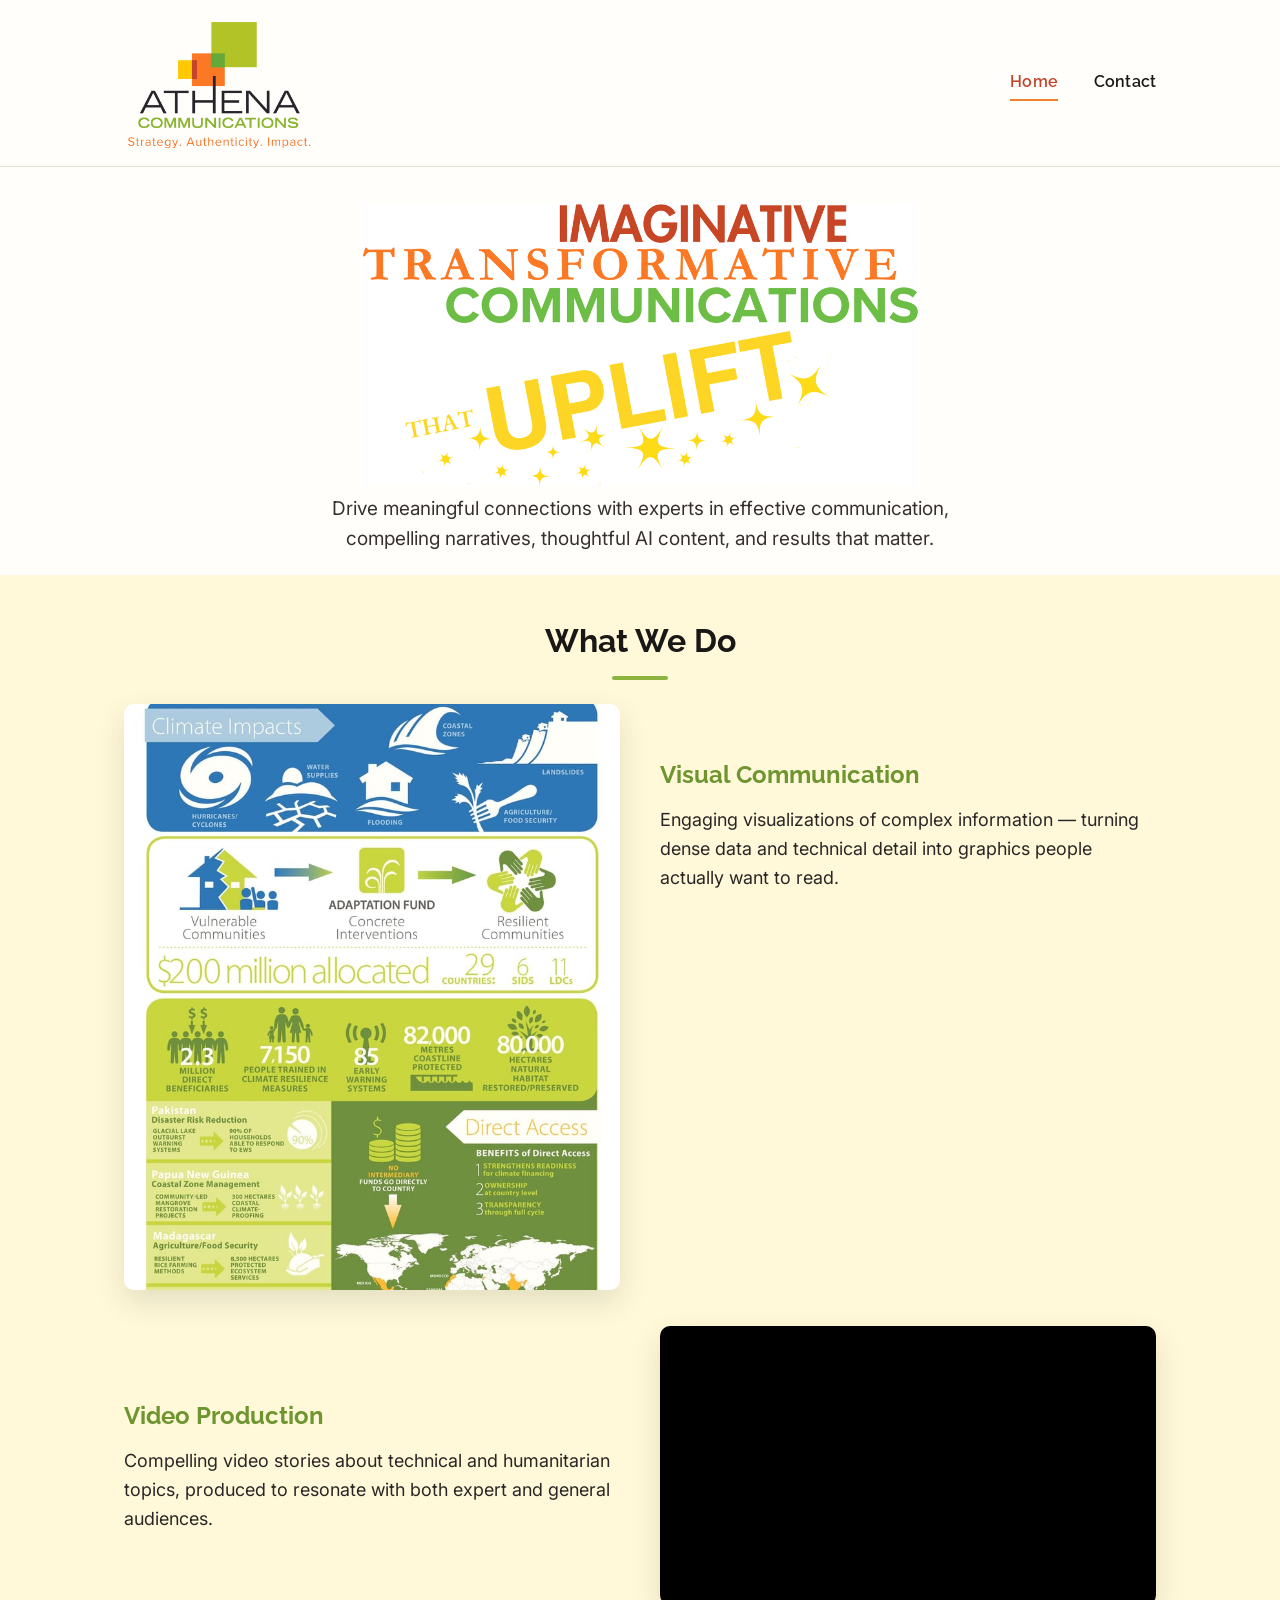
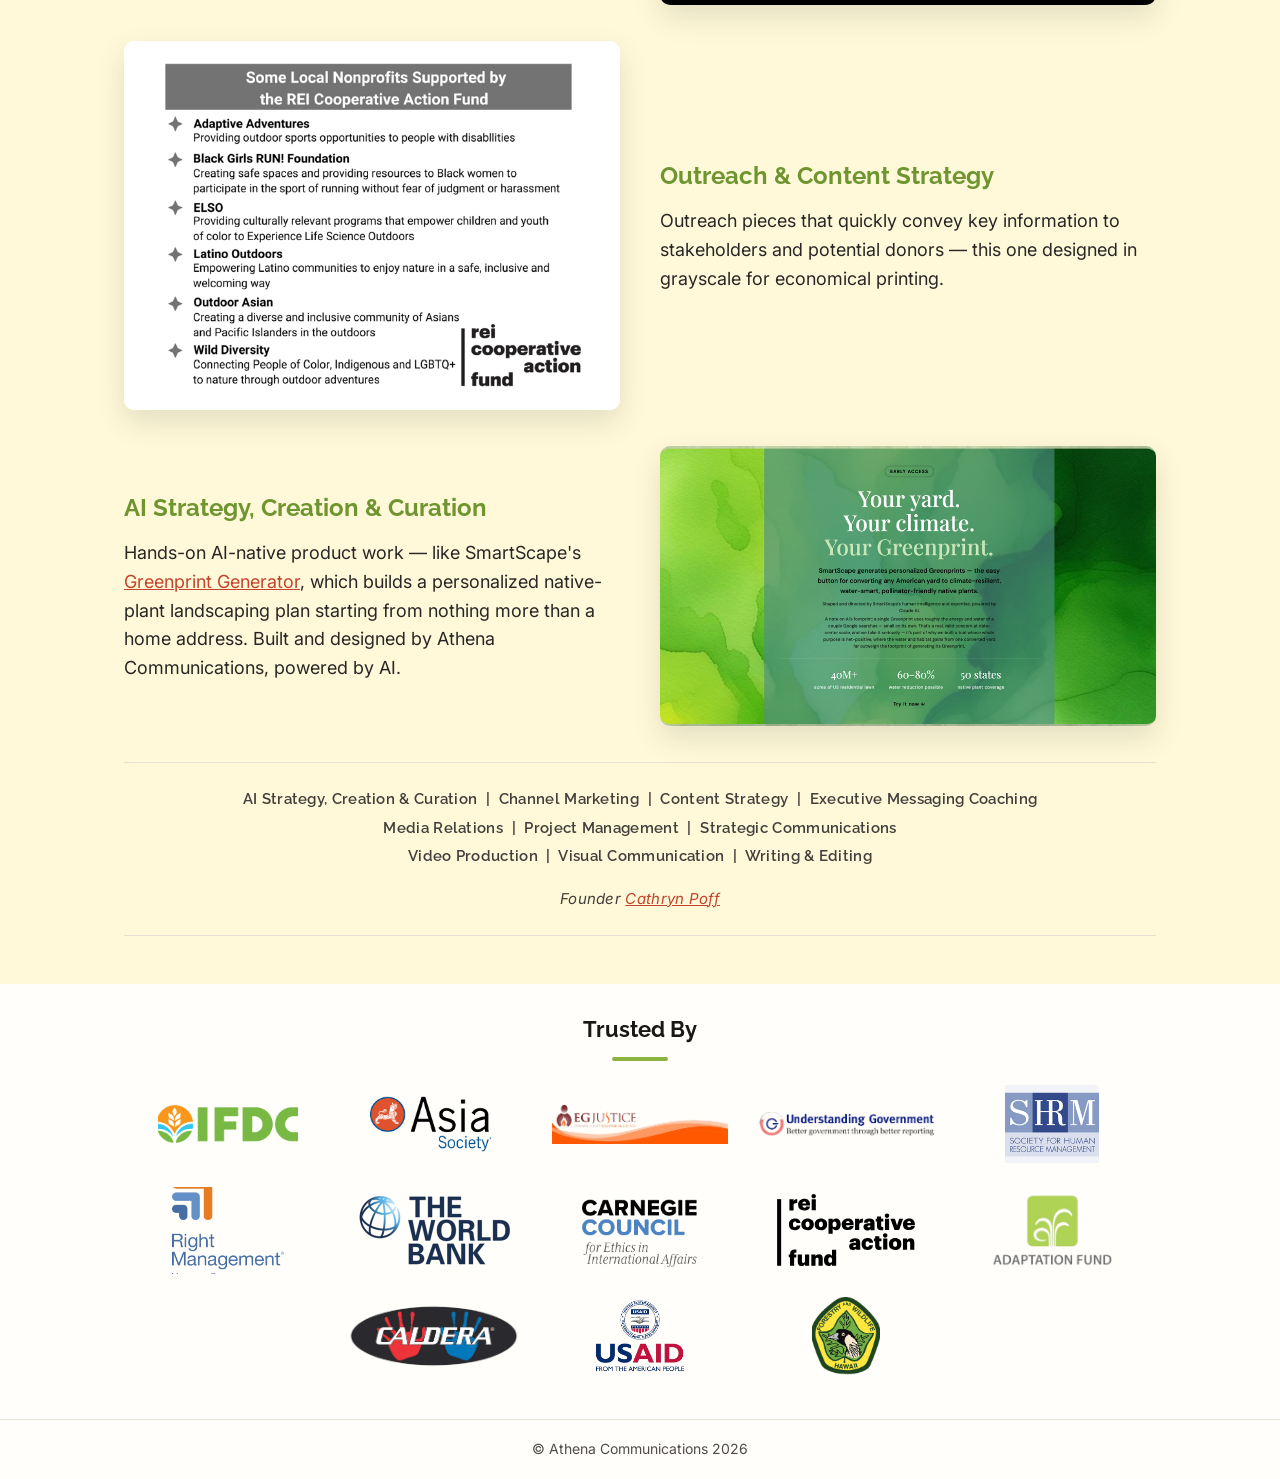
<file: index.html>
<!DOCTYPE html>
<html lang="en">
<head>
<meta charset="UTF-8">
<meta name="viewport" content="width=device-width, initial-scale=1.0">
<title>Athena Communications | Strategic &amp; Visual Communications</title>
<meta name="description" content="Athena Communications crafts compelling narratives, creates and manages AI content, and delivers impactful results for mission-driven organizations.">
<link rel="icon" href="images/athena-logo.png">
<link rel="stylesheet" href="styles.css">
</head>
<body>

<header class="site-header">
  <div class="wrap">
    <a href="index.html" class="logo"><img src="images/athena-logo.png" alt="Athena Communications"></a>
    <nav>
      <a href="index.html" class="nav-link active">Home</a>
      <a href="contact.html" class="nav-link">Contact</a>
    </nav>
  </div>
</header>

<section class="hero">
  <div class="wrap">
    <img src="images/hero-graphic.png" alt="Imaginative, transformative communications that uplift">
    <p class="lede">Drive meaningful connections with experts in effective communication,<br>compelling narratives, thoughtful AI content, and results that matter.</p>
  </div>
</section>

<div class="section-yellow">
<section class="wrap">
  <div class="section-head">
    <h2>What We Do</h2>
    <div class="rule"></div>
  </div>

  <div class="work">
    <div class="work-row top-nudge">
      <div class="work-media">
        <img src="images/infographic.jpeg" alt="Engaging infographic visualizing complex information">
      </div>
      <div class="work-text">
        <span class="kicker">Visual Communication</span>
        <p>Engaging visualizations of complex information — turning dense data and technical detail into graphics people actually want to read.</p>
      </div>
    </div>

    <div class="work-row reverse">
      <div class="work-media">
        <div class="video-frame">
          <iframe src="https://www.youtube.com/embed/u7SJyW5X_gA" title="Athena Communications video story" allow="accelerometer; autoplay; clipboard-write; encrypted-media; gyroscope; picture-in-picture" allowfullscreen loading="lazy"></iframe>
        </div>
      </div>
      <div class="work-text">
        <span class="kicker">Video Production</span>
        <p>Compelling video stories about technical and humanitarian topics, produced to resonate with both expert and general audiences.</p>
      </div>
    </div>

    <div class="work-row">
      <div class="work-media">
        <img src="images/postcard.png" alt="Outreach postcard designed in grayscale for economical printing">
      </div>
      <div class="work-text">
        <span class="kicker">Outreach &amp; Content Strategy</span>
        <p>Outreach pieces that quickly convey key information to stakeholders and potential donors — this one designed in grayscale for economical printing.</p>
      </div>
    </div>

    <div class="work-row reverse">
      <div class="work-media">
        <img src="images/greenprint-example.png" alt="SmartScape Greenprint Generator, an AI-native tool for climate-resilient yard planning">
      </div>
      <div class="work-text">
        <span class="kicker">AI Strategy, Creation &amp; Curation</span>
        <p>Hands-on AI-native product work — like SmartScape's <a href="https://greenprint-demo.netlify.app" target="_blank" rel="noopener">Greenprint Generator</a>, which builds a personalized native-plant landscaping plan starting from nothing more than a home address. Built and designed by Athena Communications, powered by AI.</p>
      </div>
    </div>
  </div>

  <div class="services">
    <p>AI Strategy, Creation &amp; Curation &nbsp;|&nbsp; Channel Marketing &nbsp;|&nbsp; Content Strategy &nbsp;|&nbsp; Executive Messaging Coaching<br>
    Media Relations &nbsp;|&nbsp; Project Management &nbsp;|&nbsp; Strategic Communications<br>
    Video Production &nbsp;|&nbsp; Visual Communication &nbsp;|&nbsp; Writing &amp; Editing</p>
    <p class="founder">Founder <a href="https://cathrynpoff.pro" target="_blank" rel="noopener">Cathryn Poff</a></p>
  </div>
</section>
</div>

<section class="clients wrap">
  <div class="section-head">
    <h2>Trusted By</h2>
    <div class="rule"></div>
  </div>
  <div class="client-grid">
    <div class="client-logo"><img class="small" src="images/logo-ifdc.png" alt="IFDC"></div>
    <div class="client-logo"><img class="small" src="images/logo-asiasociety.png" alt="Asia Society"></div>
    <div class="client-logo"><img src="images/logo-egjustice.png" alt="Environmental and Governance Justice"></div>
    <div class="client-logo"><img src="images/logo-ungovt.png" alt="U.N. Government logo"></div>
    <div class="client-logo"><img src="images/logo-shrm.gif" alt="SHRM"></div>
    <div class="client-logo"><img class="big" src="images/logo-right-management.png" alt="Right Management"></div>
    <div class="client-logo"><img src="images/logo-worldbank.png" alt="World Bank"></div>
    <div class="client-logo"><img src="images/logo-carnegiecouncil.png" alt="Carnegie Council"></div>
    <div class="client-logo"><img class="shrink-8" src="images/logo-rcaf.svg" alt="REI Cooperative Action Fund"></div>
    <div class="client-logo"><img src="images/logo-adaptationfund.png" alt="Adaptation Fund"></div>
    <div class="client-logo"><img src="images/logo-caldera.png" alt="Caldera"></div>
    <div class="client-logo"><img src="images/logo-usaid.png" alt="USAID"></div>
    <div class="client-logo"><img src="images/logo-dofaw.png" alt="DOFAW"></div>
  </div>
</section>

<footer class="site-footer">
  <div class="wrap">&copy; Athena Communications 2026</div>
</footer>

</body>
</html>
</file>
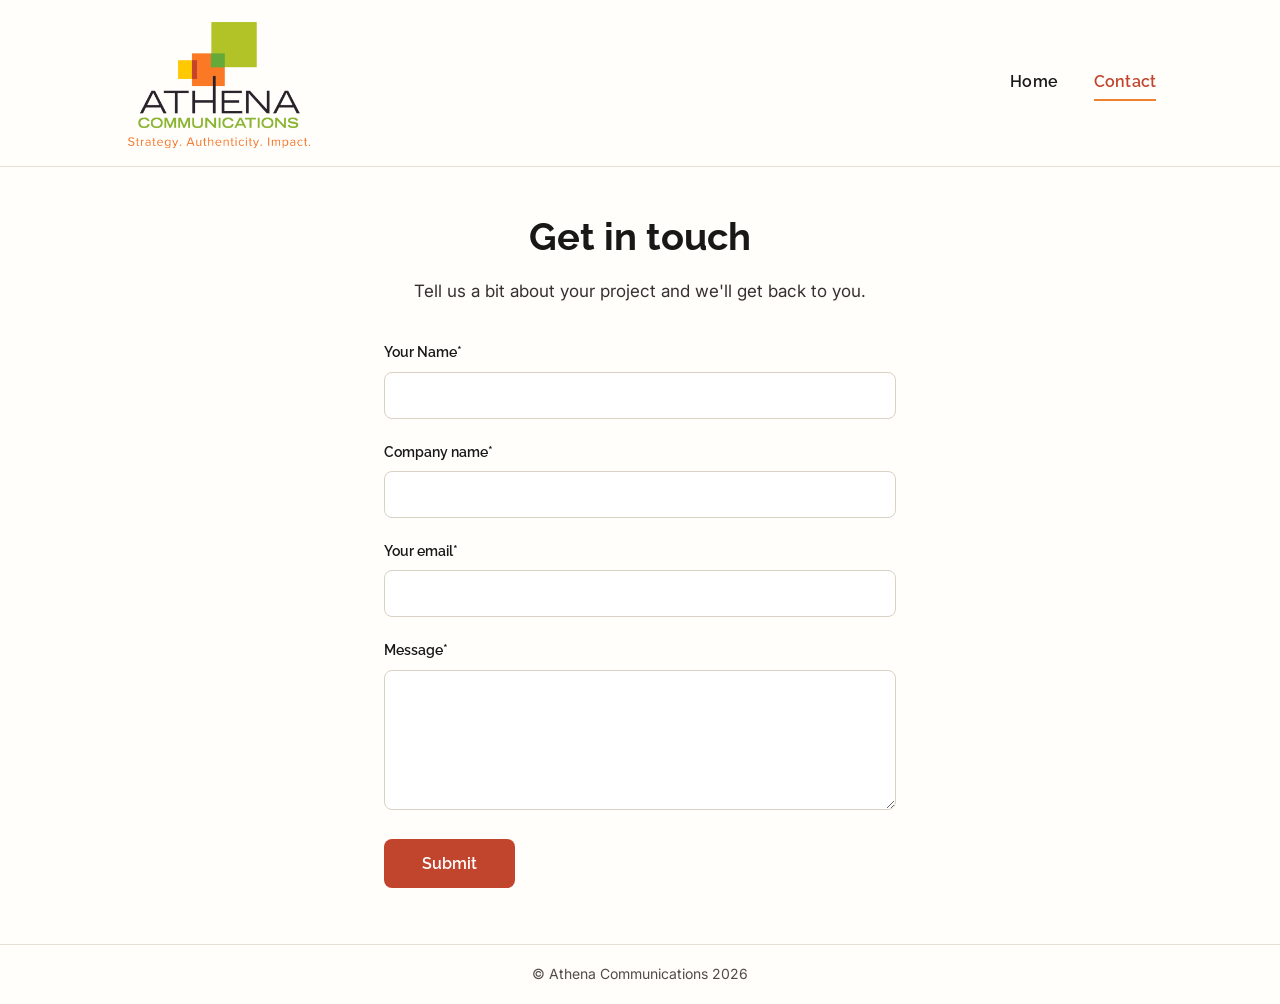
<file: contact.html>
<!DOCTYPE html>
<html lang="en">
<head>
<meta charset="UTF-8">
<meta name="viewport" content="width=device-width, initial-scale=1.0">
<title>Contact | Athena Communications</title>
<meta name="description" content="Get in touch with Athena Communications for impactful communications, messaging, and storytelling.">
<link rel="icon" href="images/athena-logo.png">
<link rel="stylesheet" href="styles.css">
</head>
<body>

<header class="site-header">
  <div class="wrap">
    <a href="index.html" class="logo"><img src="images/athena-logo.png" alt="Athena Communications"></a>
    <nav>
      <a href="index.html" class="nav-link">Home</a>
      <a href="contact.html" class="nav-link active">Contact</a>
    </nav>
  </div>
</header>

<section class="contact-hero">
  <div class="wrap">
    <h1>Get in touch</h1>
    <p>Tell us a bit about your project and we'll get back to you.</p>
  </div>
</section>

<div class="contact-form-wrap" id="contact-form-wrap">
  <form name="contact" method="POST" action="/thank-you.html" data-netlify="true" netlify-honeypot="bot-field" id="contact-form">
    <input type="hidden" name="form-name" value="contact">
    <p class="hidden-field">
      <label>Don't fill this out if you're human: <input name="bot-field"></label>
    </p>

    <div class="field">
      <label for="name">Your Name*</label>
      <input type="text" id="name" name="name" required>
    </div>

    <div class="field">
      <label for="company">Company name*</label>
      <input type="text" id="company" name="company" required>
    </div>

    <div class="field">
      <label for="email">Your email*</label>
      <input type="email" id="email" name="email" required>
    </div>

    <div class="field">
      <label for="message">Message*</label>
      <textarea id="message" name="message" required></textarea>
    </div>

    <button type="submit" class="btn">Submit</button>
  </form>
</div>

<script>
  function encodeForm(data) {
    return Object.keys(data)
      .map(function(key) { return encodeURIComponent(key) + "=" + encodeURIComponent(data[key]); })
      .join("&");
  }

  var form = document.getElementById("contact-form");
  form.addEventListener("submit", function(e) {
    e.preventDefault();
    var formData = new FormData(form);
    var payload = {};
    formData.forEach(function(value, key) { payload[key] = value; });

    fetch("/", {
      method: "POST",
      headers: { "Content-Type": "application/x-www-form-urlencoded" },
      body: encodeForm(payload)
    })
    .then(function() {
      document.getElementById("contact-form-wrap").innerHTML =
        '<p style="text-align:center; font-size:18px;">Thanks &mdash; your message has been sent. Taking you back to the homepage&hellip;</p>';
      setTimeout(function() { window.location.href = "/"; }, 2200);
    })
    .catch(function() {
      alert("Something went wrong sending your message. Please try again, or email us directly.");
    });
  });
</script>

<footer class="site-footer">
  <div class="wrap">&copy; Athena Communications 2026</div>
</footer>

</body>
</html>
</file>
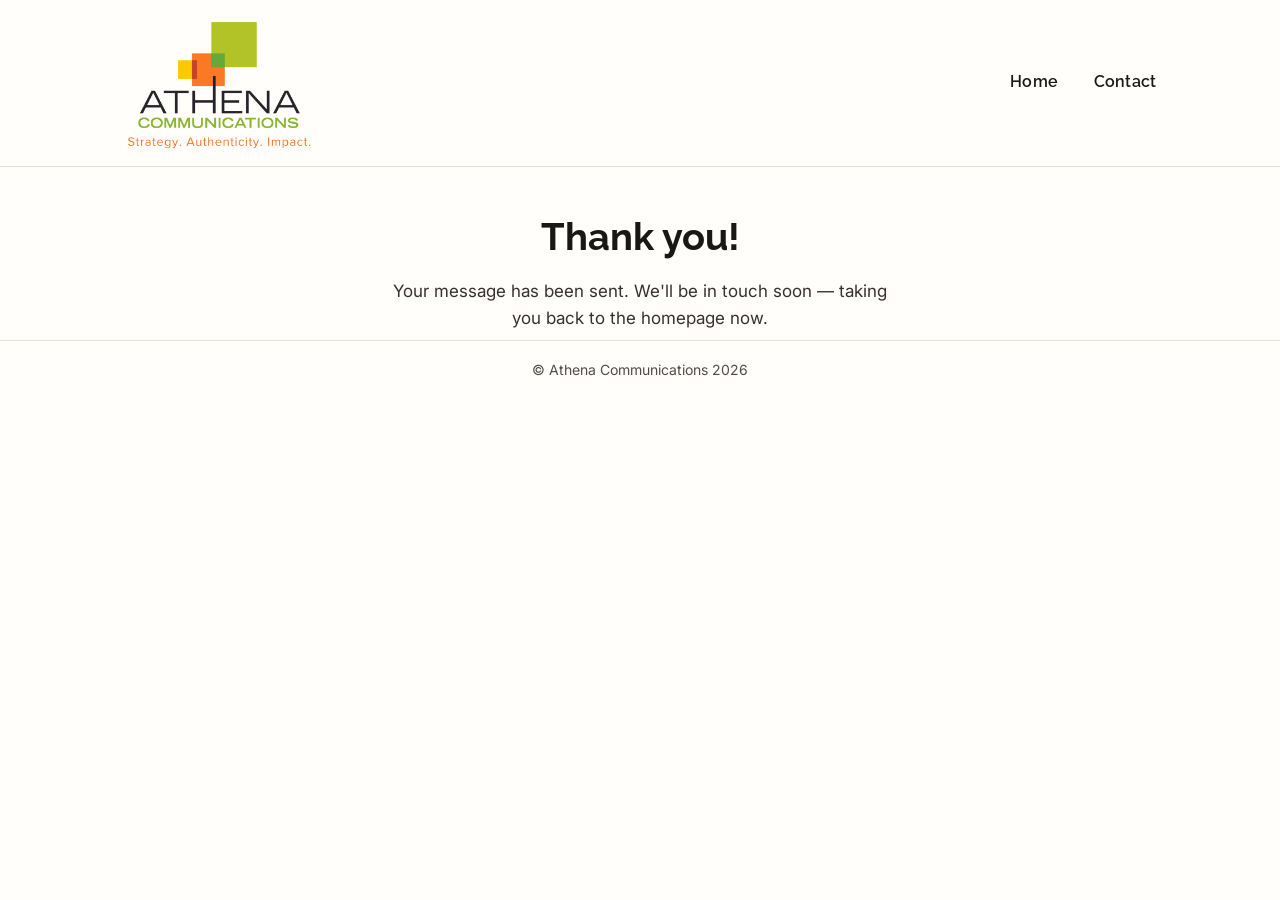
<file: thank-you.html>
<!DOCTYPE html>
<html lang="en">
<head>
<meta charset="UTF-8">
<meta name="viewport" content="width=device-width, initial-scale=1.0">
<meta http-equiv="refresh" content="3;url=/">
<title>Thank You | Athena Communications</title>
<link rel="icon" href="images/athena-logo.png">
<link rel="stylesheet" href="styles.css">
</head>
<body>

<header class="site-header">
  <div class="wrap">
    <a href="index.html" class="logo"><img src="images/athena-logo.png" alt="Athena Communications"></a>
    <nav>
      <a href="index.html" class="nav-link">Home</a>
      <a href="contact.html" class="nav-link">Contact</a>
    </nav>
  </div>
</header>

<section class="contact-hero">
  <div class="wrap">
    <h1>Thank you!</h1>
    <p>Your message has been sent. We'll be in touch soon &mdash; taking you back to the homepage now.</p>
  </div>
</section>

<footer class="site-footer">
  <div class="wrap">&copy; Athena Communications 2026</div>
</footer>

</body>
</html>
</file>
<file: styles.css>
/* Athena Communications — site styles */

@import url('https://fonts.googleapis.com/css2?family=Raleway:wght@500;600;700&family=Inter:wght@400;500;600&display=swap');

:root {
  --cream: #FFFEFA;
  --ink: #1A1717;
  --olive: #8CB43E;
  --olive-dark: #6E9530;
  --orange: #F0812E;
  --rust: #C1442D;
  --yellow: #FFC20E;
  --yellow-pale: #FFF9D9;
  --line: #E7E1D3;
  --max: 1080px;
}

* { box-sizing: border-box; }

html { scroll-behavior: smooth; }

body {
  margin: 0;
  font-family: 'Inter', sans-serif;
  color: var(--ink);
  background: var(--cream);
  line-height: 1.6;
  -webkit-font-smoothing: antialiased;
}

h1, h2, h3, .nav-link, .btn {
  font-family: 'Raleway', sans-serif;
}

a { color: var(--rust); }
a:hover { color: var(--orange); }

img { max-width: 100%; display: block; }

.wrap {
  max-width: var(--max);
  margin: 0 auto;
  padding: 0 24px;
}

/* Header */

.site-header {
  padding: 18px 0 14px;
  border-bottom: 1px solid var(--line);
}

.site-header .wrap {
  display: flex;
  align-items: center;
  justify-content: space-between;
  gap: 24px;
}

.site-header .logo img {
  width: 190px;
}

.site-header nav {
  display: flex;
  gap: 36px;
}

.nav-link {
  color: var(--ink);
  text-decoration: none;
  font-weight: 600;
  font-size: 16px;
  letter-spacing: 0.01em;
  padding-bottom: 4px;
  border-bottom: 2px solid transparent;
}

.nav-link:hover,
.nav-link.active {
  color: var(--rust);
  border-bottom-color: var(--orange);
}

/* Hero */

.hero {
  padding: 36px 0 20px;
  text-align: center;
}

.hero img {
  max-width: 560px;
  margin: 0 auto;
}

.hero p.lede {
  max-width: 680px;
  margin: 8px auto 0;
  font-size: 19px;
  color: #363130;
}

/* What We Do */

.section-yellow {
  background: var(--yellow-pale);
  padding: 40px 0;
}

.section-head {
  text-align: center;
  padding: 0;
}

.section-head h2 {
  font-size: 32px;
  font-weight: 700;
  margin: 0;
}

.section-head .rule {
  width: 56px;
  height: 4px;
  background: var(--olive);
  margin: 10px auto 0;
  border-radius: 2px;
}

.work {
  padding: 24px 0 8px;
  display: flex;
  flex-direction: column;
  gap: 36px;
}

.work-row {
  display: grid;
  grid-template-columns: 1fr 1fr;
  gap: 40px;
  align-items: center;
}

.work-row.top-nudge {
  align-items: start;
}

.work-row.top-nudge .work-text {
  margin-top: 52px;
}

.work-row.reverse .work-media { order: 2; }
.work-row.reverse .work-text { order: 1; }

.work-media img,
.work-media .video-frame {
  border-radius: 10px;
  box-shadow: 0 12px 30px rgba(35, 31, 32, 0.12);
}

.work-text .kicker {
  display: block;
  color: var(--olive-dark);
  font-family: 'Raleway', sans-serif;
  font-weight: 700;
  font-size: 24px;
  margin-bottom: 12px;
}

.work-text p {
  font-size: 18px;
  margin: 0;
  color: #2A2626;
}

.video-frame {
  position: relative;
  padding-top: 56.25%;
  overflow: hidden;
  border-radius: 10px;
  background: #000;
}

.video-frame iframe {
  position: absolute;
  inset: 0;
  width: 100%;
  height: 100%;
  border: 0;
}

/* Services strip */

.services {
  margin: 28px 0 8px;
  padding: 22px 0;
  border-top: 1px solid var(--line);
  border-bottom: 1px solid var(--line);
  text-align: center;
}

.services p {
  margin: 0;
  font-family: 'Raleway', sans-serif;
  font-weight: 600;
  font-size: 15px;
  color: #423E3B;
  letter-spacing: 0.02em;
  line-height: 1.9;
}

.services .founder {
  margin-top: 14px;
  font-style: italic;
  font-family: 'Inter', sans-serif;
  font-weight: 400;
  font-size: 15px;
}

/* Client logos */

.clients {
  padding: 28px 0 44px;
}

.clients .section-head h2 { font-size: 22px; }

.client-grid {
  margin-top: 24px;
  display: flex;
  flex-wrap: wrap;
  justify-content: center;
  gap: 28px 30px;
}

.client-logo {
  width: 176px;
  height: 78px;
  display: flex;
  align-items: center;
  justify-content: center;
}

.client-logo img {
  width: 100%;
  height: 100%;
  object-fit: contain;
}

.client-logo img.small {
  width: 80%;
  height: 72%;
}

.client-logo img.big {
  width: 112%;
  height: 112%;
}

.client-logo img.shrink-8 {
  width: 92%;
  height: 92%;
}

/* Footer */

.site-footer {
  border-top: 1px solid var(--line);
  padding: 18px 0;
  text-align: center;
  font-size: 14px;
  color: #514C49;
}

/* Contact page */

.contact-hero {
  padding: 40px 0 8px;
  text-align: center;
}

.contact-hero h1 {
  font-size: 38px;
  margin: 0 0 10px;
}

.contact-hero p {
  color: #363130;
  font-size: 17px;
  max-width: 500px;
  margin: 0 auto;
}

.contact-form-wrap {
  max-width: 560px;
  margin: 28px auto 56px;
  padding: 0 24px;
}

.field {
  margin-bottom: 22px;
}

.field label {
  display: block;
  font-family: 'Raleway', sans-serif;
  font-weight: 600;
  font-size: 14px;
  margin-bottom: 8px;
}

.field input,
.field textarea {
  width: 100%;
  padding: 13px 14px;
  border: 1px solid #D9D2C4;
  border-radius: 8px;
  font-family: 'Inter', sans-serif;
  font-size: 15px;
  background: #fff;
  color: var(--ink);
}

.field input:focus,
.field textarea:focus {
  outline: none;
  border-color: var(--olive);
  box-shadow: 0 0 0 3px rgba(140, 180, 62, 0.18);
}

.field textarea { min-height: 140px; resize: vertical; }

.btn {
  display: inline-block;
  background: var(--rust);
  color: #fff;
  border: none;
  padding: 15px 38px;
  border-radius: 8px;
  font-weight: 600;
  font-size: 16px;
  cursor: pointer;
}

.btn:hover { background: var(--orange); color: #fff; }

.hidden-field { display: none; }

/* Responsive */

@media (max-width: 720px) {
  .site-header .wrap { flex-direction: column; gap: 14px; }
  .site-header nav { gap: 28px; }
  .work-row,
  .work-row.reverse .work-media,
  .work-row.reverse .work-text {
    grid-template-columns: 1fr;
    order: initial;
  }
  .work-row { display: flex; flex-direction: column; gap: 24px; }
  .client-grid { grid-template-columns: repeat(2, 1fr); }
  .hero { padding: 48px 0 40px; }
  .hero img { max-width: 100%; }
}

@media (prefers-reduced-motion: reduce) {
  html { scroll-behavior: auto; }
  * { transition: none !important; }
}
</file>
